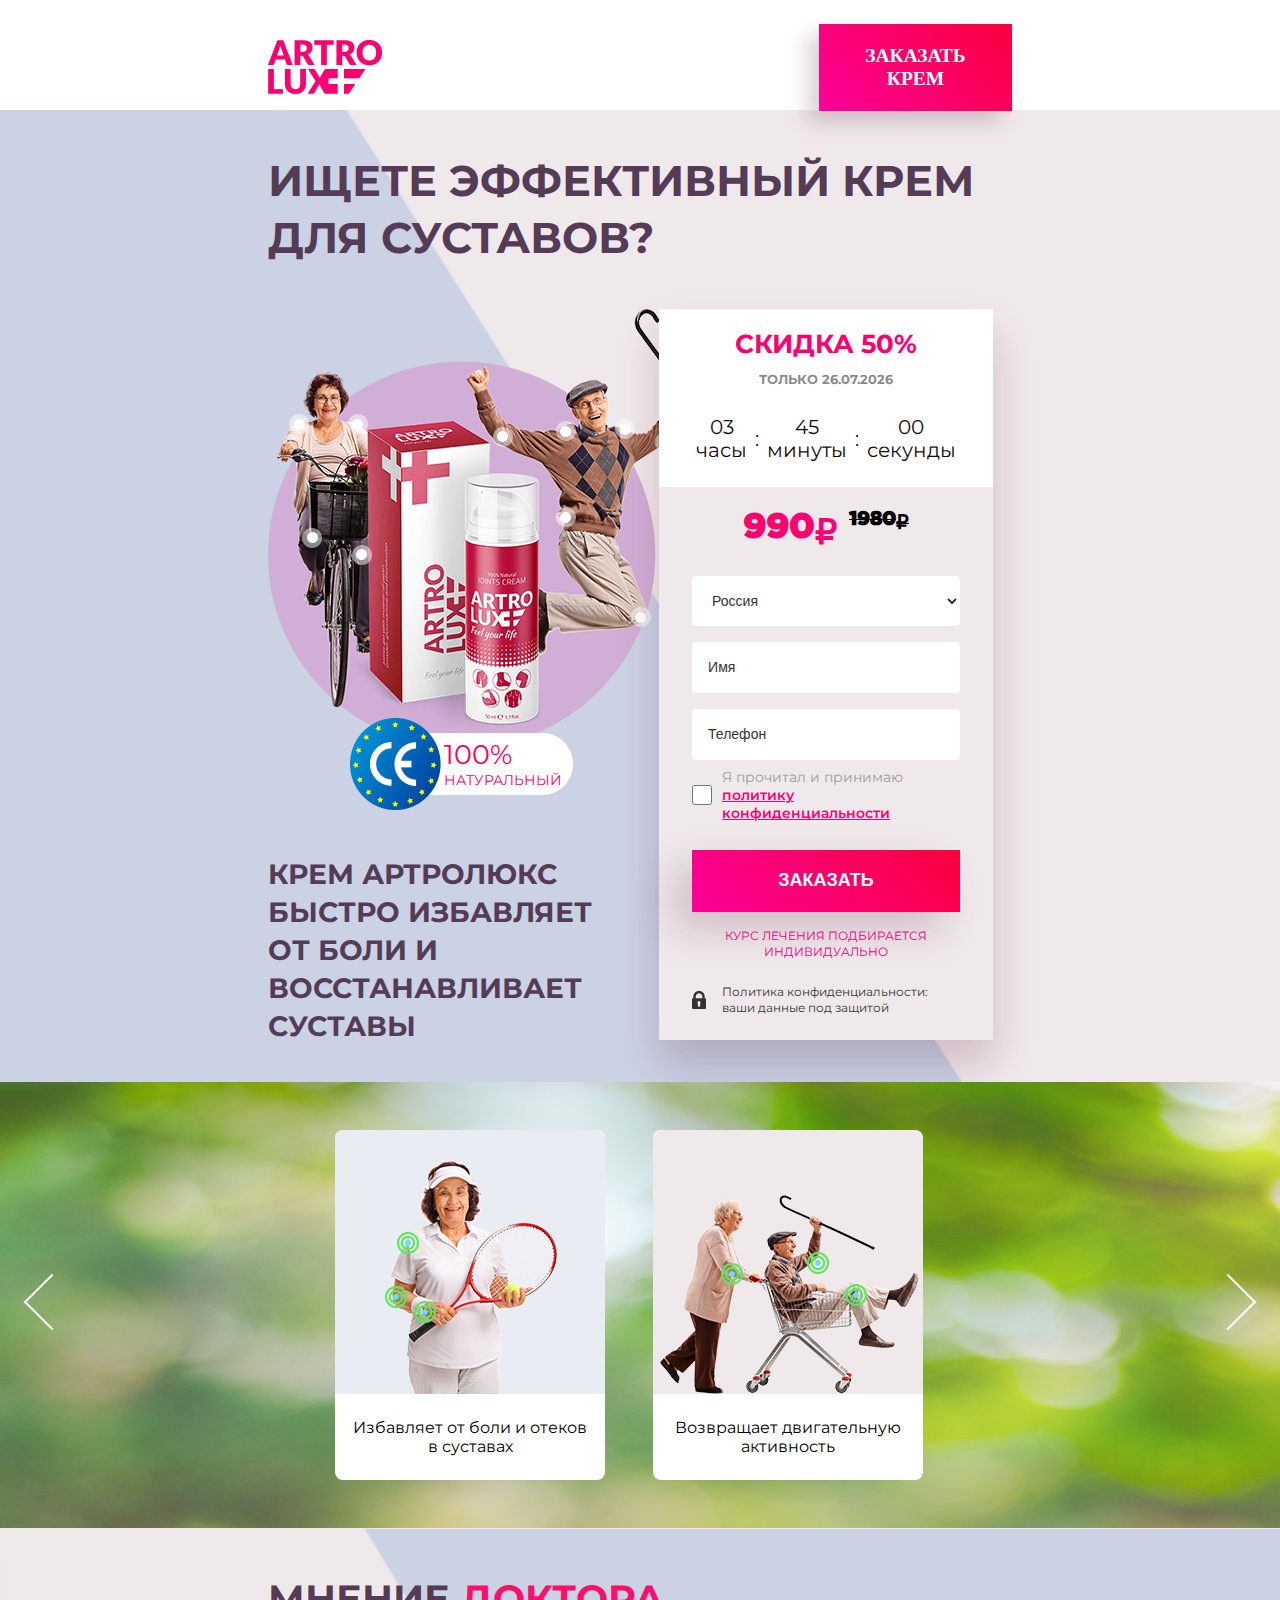
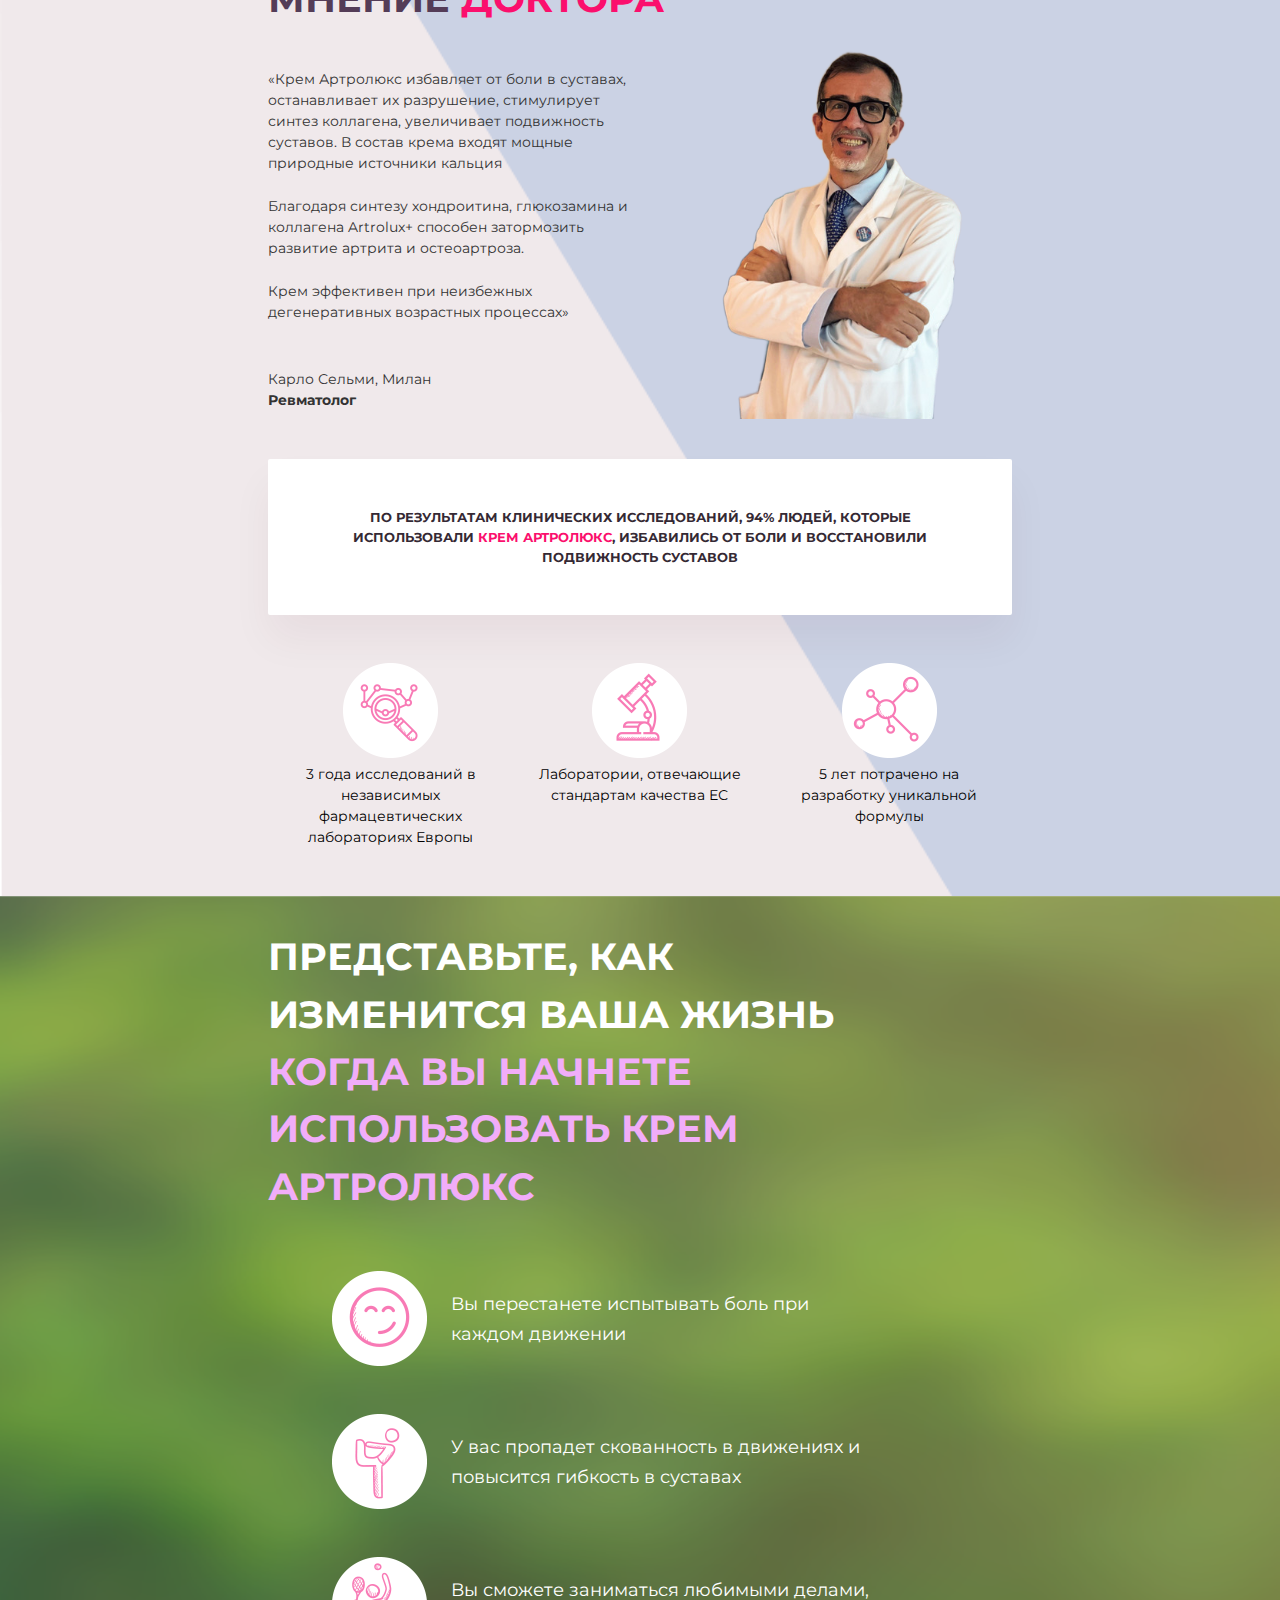
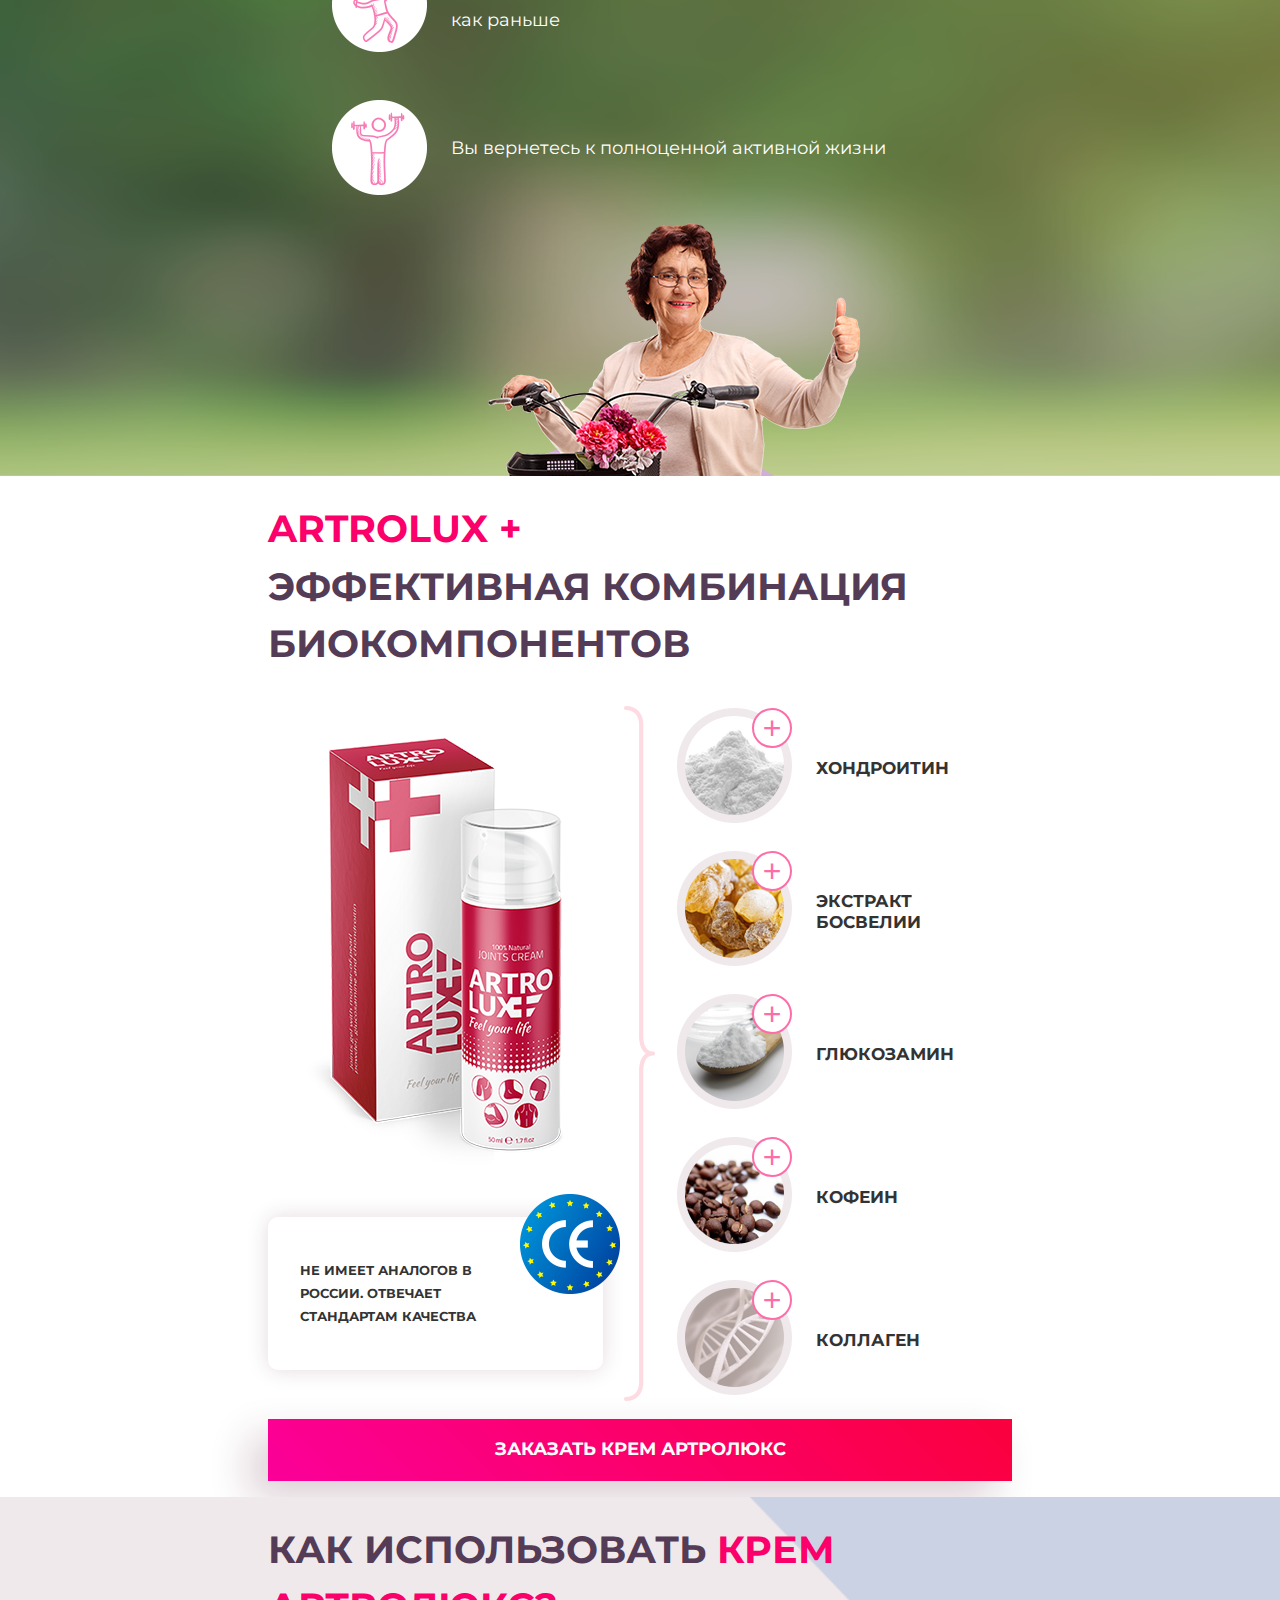
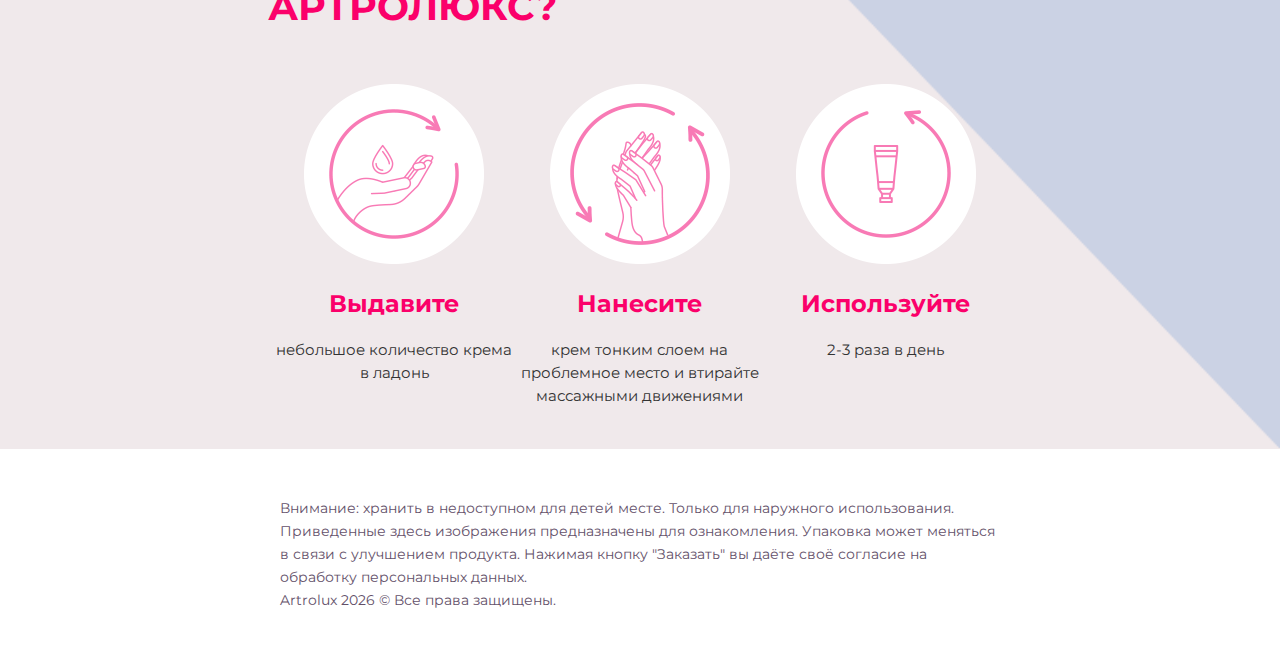
<file: index.html>
<!DOCTYPE html>
<html data-offer_id="246" lang="ru">

<head>
  <meta charset="UTF-8" />
  <meta name="viewport" content="width=device-width, initial-scale=1.0" />
  <meta http-equiv="X-UA-Compatible" content="ie=edge" />
	<meta name="google-site-verification" content="h78SbMRCb7SWGRSOSNIIPHsItN3x_-7C3CLH_t-aANc" />
	<meta name="yandex-verification" content="2603d9b52dd66dc6" />
  <meta name="keywords" content="артролюкс, artrolux, эффективный крем для суставов">
  <meta name="description" content="Эффективный крем для суставов. Крем Артролюкс был создан для ухода за суставами, он быстро снимает боль и уменьшает воспаление. Полезен также при ушибах и растяжениях">
  <title>Артролюкс. Эффективный крем для суставов</title>
  <link rel="shortcut icon" type="image/png" href="img/a-favicon.png" sizes="16x16">
  <link href="https://fonts.googleapis.com/css?family=Montserrat:700&display=swap" rel="stylesheet" />
  <link href="https://fonts.googleapis.com/css?family=Open+Sans:400,400i,600,600i,700,700i&display=swap"
    rel="stylesheet">
  <link href="./css/all.min.css" rel="stylesheet" />
</head>

<body>
  <!-- HEADER -->
  <header class="header">
    <div class="container ">
      <div class="header-container">
        <img class="header-logo" src="./img/logo.png" alt="Product logotype" />
				<a href="#form" class="btn-header-buy">Заказать крем</a>
      </div>
    </div>
  </header>

  <!-- MAIN -->
  <main class="main">
    <!-- ITEM 1 -->
    <section class="item1">
      <!-- block1 -->
      <div class="block1">
        <div class="container2">
          <h1 class="item1-title">Ищете эффективный крем для суставов?</h1>
          <div class="item-ctx-container">
            <!-- Left side -->
            <div class="item1-item item1-item-container left ">
              <div class="item-img-block">
                <img class="item-img-product" src="./img/Image-product.png" alt="Product image" />
                <img class="pulsar" src="./img/pulsar.png" alt="image pulsar animation" />
                <div class="item-img-country-container">
                  <img class="item-img-country" src="./img/ES Icon.png" alt="Product sertification" />
                  <div class="item-img-country-text">
                    <span class="percent">100% <br /></span> натуральный
                  </div>
                </div>
              </div>
              <h2 class="item1-subtitle1">
                Крем Артролюкс быстро избавляет от боли и восстанавливает суставы
              </h2>
            </div>
            <!-- Right side -->
            <div class="item1-item item1-item-container2 right" id="form">
              <div class="right-block">
                <div class="time-block">
                  <h1 class="item1-subtitle2 wv_discount">Скидка <span class="wv_discount">50%</span></h1>
                  <h4 class="item1-subtitle3">
                    Только <span class="date-now"></span>
                  </h4>
                  <div class="time-remain">
                    <div>
                      <span class="hour"></span>
                      <span><br />часы</span>
                    </div>
                    <div class="two-points">:</div>
                    <div>
                      <span class="minutes"></span><span><br />минуты</span>
                    </div>
                    <div class="two-points">:</div>
                    <div>
                      <span class="seconds"></span><span><br />секунды</span>
                    </div>
                  </div>
                </div>
                <div class="form-block">
                  <h1 class="item1-title-price">
										<span class="wv_new-price">990</span>
                    <span class="wv_currency">&#8381;</span>
                    <div class="price">
											<span class="old-price wv_old-price">1980
												<span class="wv_currency">&#8381;</span>
											</span>
                    </div>
                  </h1>
                  <form class="form wv_order-form" name="form" action="https://www.artrolux.online/order.php" method="GET">
                    <select id="country" class="form-select country_select" name="country">
                      <option value="RU">Россия</option>
                    </select>
                    <input class="form-input wv_name" name="name" placeholder="Имя" type="text" required />
                    <input class="form-input wv_phone" name="phone" placeholder="Телефон" type="tel" required />
										<label class="form-checkbox">
											<input name="agree" type="checkbox" required>
											<div class="form-checkbox-text">Я прочитал и принимаю <a class="form-checkbox-link js-noscroll"
													href="document/Политика обработки пер.данных.pdf" target="blank">политику конфиденциальности</a></div>
										</label>
			
										
										<input name="ym" type="hidden" class="" value="default">
                    <input name="utm_source" type="hidden" class="">
                    <input name="utm_medium" type="hidden" class="">
                    <input name="utm_campaign" type="hidden" class="">
                    <input name="utm_content" type="hidden" class="">
                    <input name="utm_term" type="hidden" class="">
                    <input name="referer" type="hidden" class="" value="default">
                    <input name="guid" type="hidden" class="">
                    <input name="first_guid" type="hidden" class="">
                    <input name="landing_id" type="hidden" class="" value="7981">
                    <input name="prelanding_id" type="hidden" class="">
                    <input name="offer_id" type="hidden" class="" value="246">
                    <input name="url" type="hidden" class="">
										<input name="shopwindow_id" type="hidden" class="">
                    <input name="cookie_enabled" type="hidden" class="">

                    <button class="btn-form-buy">Заказать</button>
                  </form>
                  <p class="price-ref1">Курс лечения подбирается индивидуально</p>
                  <div class="price-ref2">
                    <img src="./img/castle icon.png" alt="privacy icon" />
                    <p>
                      Политика конфиденциальности: ваши данные под защитой
                    </p>
                  </div>
                </div>
              </div>
            </div>
          </div>
        </div>
      </div>
      <!-- block2 -->
      <div class="block2">
        <div class="container">
          <div class="slider">
            <div class="slider-container">
              <div class="slide">
                <img class="slide-img" src="./img/slide-img-25.png" alt="Slide image" />
                <p class="slide-text">
                  Избавляет от боли и отеков в суставах
                </p>
                <p class="click-show-text">Обладает мощным противовоспалительным эффектом благодаря
                  хондроитину
                </p>
              </div>
              <div class="slide">
                <img class="slide-img" src="./img/slide-img-28.png" alt="Slide image" />
                <p class="slide-text">
                  Возвращает двигательную активность
                </p>
                <p class="click-show-text">Улучшает подвижность суставов за счет коллагена </p>
              </div>
              <div class="slide">
                <img class="slide-img" src="./img/slide-img-22.png" alt="Slide image" />
                <p class="slide-text">
                  Укрепляет суставы, хрящи и мышцы
                </p>
                <p class="click-show-text">
                  Глюкозамин делает суставы, хрящи и мышцы более прочными
                </p>
              </div>
              <div class="slide">
                <img class="slide-img" src="./img/slide-img-19.png" alt="Slide image" />
                <p class="slide-text">
                  Помогает при артрите и артрозе
                </p>
                <p class="click-show-text">
                  Комплекс мощных природных компонентов эффективно помогает при артрите и артрозе
                </p>
              </div>
            </div>
            <div class="slide-btn-container">
              <div class="slide-btn-prev"></div>
              <div class="slide-btn-next"></div>
            </div>
          </div>
        </div>
      </div>
    </section>

    <!-- ITEM 2 -->
    <section class="item2">
      <div class="container">
        <h1 class="item2-title">Мнение <span>доктора</span></h1>
        <div class="item-ctx-container">
          <div class="item2-item left">
            <p class="item2-text">
              «Крем Артролюкс избавляет от боли в суставах, останавливает их
              разрушение, стимулирует синтез коллагена, увеличивает
              подвижность суставов. В состав крема входят мощные природные
              источники кальция
            </p>
            <p class="item2-text">
              Благодаря синтезу хондроитина, глюкозамина и коллагена Artrolux+
              способен затормозить развитие артрита и остеоартроза.
            </p>
            <p class="item2-text">
              Крем эффективен при неизбежных дегенеративных возрастных
              процессах»
            </p>
            <p class="item2-text padding-top-24">
              Карло Сельми, Милан
              <span><br />
                Ревматолог
              </span>
            </p>
          </div>
          <div class="item2-item right">
            <img src="./img/Carlo Selmi.png" class="mudak" alt="Photo of expert" />
          </div>
        </div>
        <div class="item2-statment">
          По результатам клинических исследований, 94% людей, которые
          использовали <span>Крем Артролюкс</span>, избавились от боли и
          восстановили подвижность суставов
        </div>
        <div class="item2-card-container">
          <div class="item2-card">
            <img src="./img/Icon-1.png" alt="Icon of card" />
            <p>
              3 года исследований в независимых фармацевтических лабораториях
              Европы
            </p>
          </div>
          <div class="item2-card">
            <img src="./img/Icon-2.png" alt="Icon of card" />
            <p>
              Лаборатории, отвечающие стандартам качества ЕС
            </p>
          </div>
          <div class="item2-card">
            <img src="./img/Icon-3.png" alt="Icon of card" />
            <p>
              5 лет потрачено на разработку уникальной формулы
            </p>
          </div>
        </div>
      </div>
    </section>

    <!-- ITEM 3 -->
    <section class="item3">
      <div class="container">
        <h1 class="item3-title">
          Представьте, как изменится ваша жизнь
          <span> когда Вы начнете использовать крем Артролюкс</span>
        </h1>
        <div class="column-container">
          <div class="row-container item3-card">
            <img src="./img/Icon-4.png" alt="Icon of card" />
            <p>Вы перестанете испытывать боль при каждом движении</p>
          </div>
          <div class="row-container item3-card">
            <img src="./img/Icon-5.png" alt="Icon of card" />
            <p>
              У вас пропадет скованность в движениях и повысится гибкость в
              суставах
            </p>
          </div>
          <div class="row-container item3-card">
            <img src="./img/Icon-6.png" alt="Icon of card" />
            <p>Вы сможете заниматься любимыми делами, как раньше</p>
          </div>
          <div class="row-container item3-card">
            <img src="./img/Icon-7.png" alt="Icon of card" />
            <p>Вы вернетесь к полноценной активной жизни</p>
          </div>
        </div>
        <img class="item3-img" src="./img/granny-image.png" alt="Photo of grandmom" />
      </div>
    </section>

    <!-- ITEM 4 -->
    <section class="item4">
      <div class="container">
        <h1 class="item4-title">
          <span> Artrolux + <br /></span>
          Эффективная комбинация биокомпонентов
        </h1>
        <div class="item4-container">
          <div class="item4-content-left">
            <img class="item4-product-img" src="./img/Image-product-2.png" alt="Product image" />
            <div class="item4-title-standart">
              Не имеет аналогов в России. Отвечает стандартам качества 
              <img class="eu-standart-icon" src="./img/CE-Icon.png" alt="EU standart image" />
            </div>
          </div>
          <div class="item4-content-middle">
            <img class="item4-middle-img" src="./img/in-all.png" alt="additional image" />
            <img class="item4-middle-img-mobile" src="./img/in-all-mobile.png" alt="additional image" />
          </div>
          <div class="column-container item4-content-right">
            <div class="row-container item4-card">
              <div class="item4-card-image">
                <img class="item4-card-img" src="./img/hondroitin-image.png" alt="Ingradiant image" />
                <div class="item4-card-icon">
                  +
                </div>
                <p class="item4-card-text">
                  Тормозит процессы разрушения хрящевой ткани. Участвует в
                  построении основного вещества хрящевой и костной ткани.
                  Увеличивает подвижность пораженных суставов. Снижает потерю
                  кальция, тормозит прогрессирование остеоартроза. Уменьшает
                  болезненность суставов.
                </p>
              </div>
              <h4 class="item4-card-title">Хондроитин</h4>
            </div>
            <div class="row-container item4-card">
              <div class="item4-card-image">
                <img class="item4-card-img" src="./img/bosvel-image.png" alt="Ingradiant image" />
                <div class="item4-card-icon">
                  +
                </div>
                <p class="item4-card-text">
                  Замедляет разрушение суставного хряща. Обладает мощным
                  противовоспалительным и обезболивающим эффектом. Ускоряет
                  восстановление хрящевой ткани, уменьшает отечность.
                </p>
              </div>
              <h4 class="item4-card-title">Экстракт Босвелии</h4>
            </div>
            <div class="row-container item4-card">
              <div class="item4-card-image">
                <img class="item4-card-img" src="./img/glucoza-image.png" alt="Ingradiant image" />
                <div class="item4-card-icon">
                  +
                </div>
                <p class="item4-card-text">
                  Способствует регенерации поврежденных тканей. Участвует в
                  формировании хрящей, сухожилий, связок. Стимулирует синтез
                  коллагена. Оказывает противовоспалительное действие.
                  
                </p>
              </div>
              <h4 class="item4-card-title">Глюкозамин</h4>
            </div>
            <div class="row-container item4-card">
              <div class="item4-card-image">
                <img class="item4-card-img" src="./img/coffee-image.png" alt="Ingradiant image" />
                <div class="item4-card-icon">
                  +
                </div>
                <p class="item4-card-text">
                  Исследования показали, что кофеин уменьшает острую боль в
                  суставах, может задержать или предотвратить ревматоидный
                  артрит. Обладает противовоспалительным действием.
                </p>
              </div>
              <h4 class="item4-card-title">Кофеин</h4>

            </div>
            <div class="row-container item4-card">
              <div class="item4-card-image">
                <img class="item4-card-img" src="./img/collegan-image.png" alt="Ingradiant image" />
                <div class="item4-card-icon">
                  +
                </div>
                <p class="item4-card-text">
                  Основной белок соединительной ткани. Являясь основой суставов,
                  сухожилий, костей, хрящей, коллаген защищает и восстанавливает
                  их изнутри. Он необходим для эластичности и прочности связок,
                  полноценного функционирования суставов.
                </p>
              </div>
              <h4 class="item4-card-title">Коллаген</h4>

            </div>
          </div>
        </div>
					<a href="#form" class="btn-form-buy">Заказать крем Артролюкс</a>
      </div>
    </section>
    <!-- ITEM 5 -->
    <section class="item5">
      <div class="container">
        <h1 class="item4-title">
          Как использовать
          <span> крем Артролюкс?<br /></span>
        </h1>
        <div class="item5-card-container">
          <div class="item5-card">
            <img class="item5card-img" src="./img/icon-8.png" alt="Icon of card" />
            <h4 class="item5-card-title">Выдавите </h4>
            <p class="item5-card-text">небольшое количество крема в ладонь</p>
          </div>
          <div class="item5-card">
            <img class="item5card-img" src="./img/icon-9.png" alt="Icon of card" />
            <h4 class="item5-card-title">Нанесите</h4>
            <p class="item5-card-text">
              крем тонким слоем на проблемное место и втирайте
              массажными движениями
            </p>
          </div>
          <div class="item5-card">
            <img class="item5card-img" src="./img/icon-10.png" alt="Icon of card" />
            <h4 class="item5-card-title">Используйте</h4>
            <p class="item5-card-text">2-3 раза в день</p>
          </div>
        </div>
      </div>
    </section>
    <!-- FOOTER -->
    <footer class="footer">
      <div class="container footer-content">
        Внимание: хранить в недоступном для детей месте. Только для наружного использования. Приведенные здесь изображения предназначены для ознакомления. Упаковка может меняться в связи с улучшением продукта.
        Нажимая кнопку "Заказать" вы даёте своё согласие на обработку персональных данных.
        <br>
        Artrolux <span class="copyright-year"></span> &copy;  Все права защищены.
      </div>
    </footer>
  </main>

  <!-- SCRIPTS -->
  <script src="./js/custom.min.js"></script>
  <script src="./js/form-validator.js"></script>
  
  <!-- Yandex.Metrika counter --> <script type="text/javascript" > (function(m,e,t,r,i,k,a){m[i]=m[i]||function(){(m[i].a=m[i].a||[]).push(arguments)}; m[i].l=1*new Date(); for (var j = 0; j < document.scripts.length; j++) {if (document.scripts[j].src === r) { return; }} k=e.createElement(t),a=e.getElementsByTagName(t)[0],k.async=1,k.src=r,a.parentNode.insertBefore(k,a)}) (window, document, "script", "https://mc.yandex.ru/metrika/tag.js", "ym"); ym(92586356, "init", { clickmap:true, trackLinks:true, accurateTrackBounce:true, webvisor:true }); </script> <noscript><div><img src="https://mc.yandex.ru/watch/92586356" style="position:absolute; left:-9999px;" alt="" /></div></noscript> <!-- /Yandex.Metrika counter -->
</body>

</html>
</file>
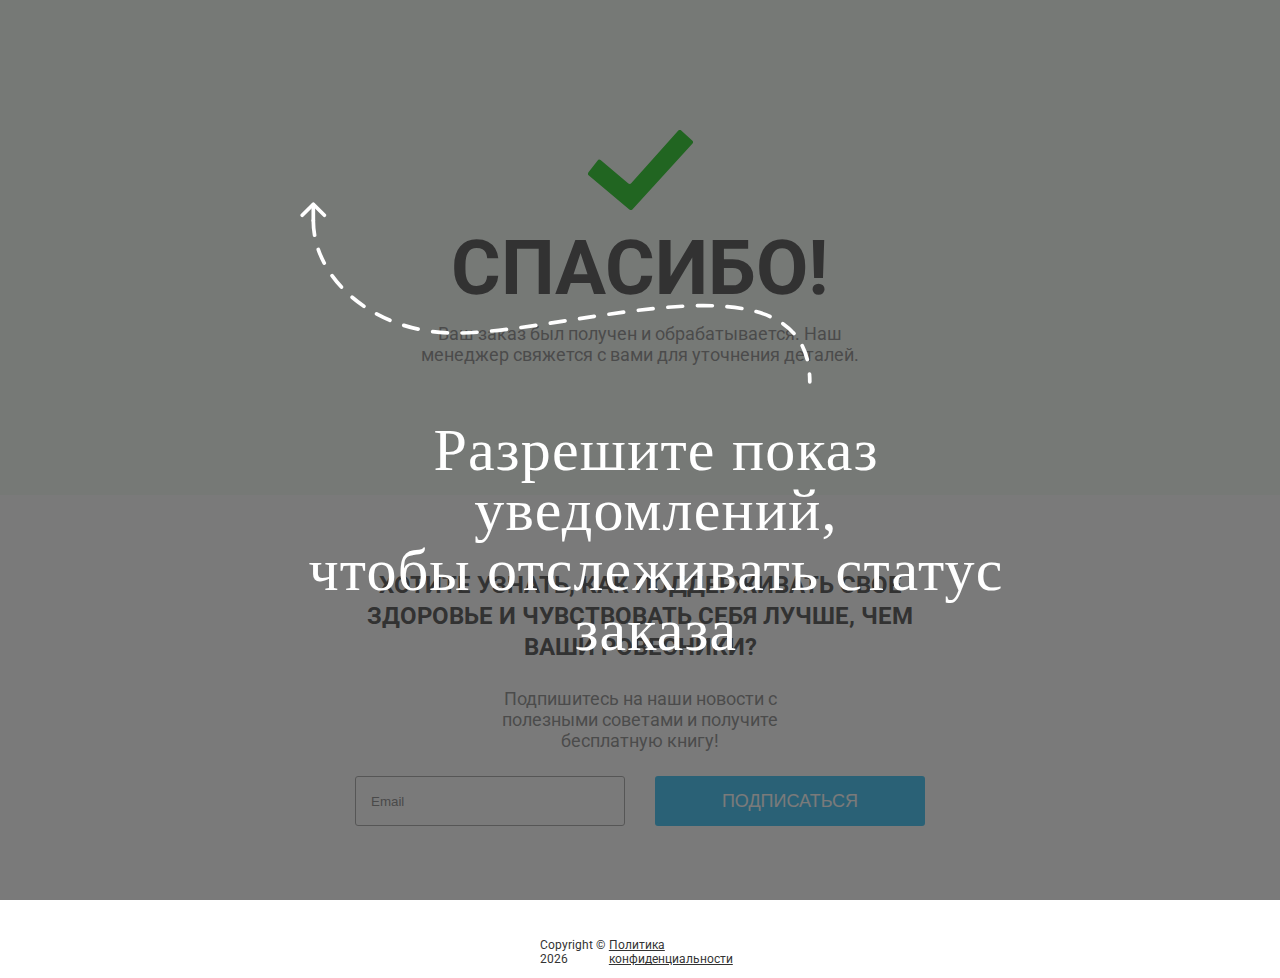
<file: success.html>
<!doctype html>
<html data-landing_id="7981" data-offer_id="246" data-page_type="success">
<head>
    <meta charset="UTF-8">
    <meta name="viewport" content="width=device-width, user-scalable=no, initial-scale=1.0, maximum-scale=1.0, minimum-scale=1.0">
    <meta http-equiv="X-UA-Compatible" content="ie=edge">
    <title>Спасибо!</title>
		<link rel="shortcut icon" type="image/png" href="https://minio.cdnwv.com/cdnwv/success/image/thank-favicon.svg">
    <style>
        @import url('https://fonts.googleapis.com/css?family=Roboto:400,700&subset=cyrillic,greek');

        body {
            font-family: Roboto, Arial, Helvetica, sans-serif;
            margin: 0;
            padding: 0;
        }

        .ss-wrap {

        }

        .ss-thank-sec {
            background-color: #f4fbf4;
            padding: 130px 0;
        }

        .ss-thank-wrap {
            margin: 0 auto;
            max-width: 465px;
            text-align: center;
        }

        .ss-thank-ico {
            width: 105px;
        }

        .ss-title {
            font-size: 76px;
            color: #333333;
            text-transform: uppercase;
            margin: 24px 0;
            line-height: 0.8;
            font-weight: 700;
        }

        .ss-pretitle {
            font-size: 18px;
            color: #7a7a7a;
            margin: 0;
        }

        .ss-form-sec {
            display: -webkit-box;
            display: -ms-flexbox;
            display: flex;
            -webkit-box-orient: vertical;
            -webkit-box-direction: normal;
            -ms-flex-direction: column;
            flex-direction: column;
            -webkit-box-align: center;
            -ms-flex-align: center;
            align-items: center;
            text-align: center;
            padding: 75px 0;
            max-width: 600px;
            margin: 0 auto;
        }

        .ss-title--md {
            margin: 0;
            font-size: 24px;
            text-transform: uppercase;
            line-height: 1.3;
            font-weight: 700;
            color: #333333;
        }

        .ss-form-sec .ss-pretitle {
            margin: 25px 0;
            max-width: 320px;
        }

        .ss-form {
            display: -webkit-box;
            display: -ms-flexbox;
            display: flex;
            -webkit-box-align: center;
            -ms-flex-align: center;
            align-items: center;
            -webkit-box-pack: justify;
            -ms-flex-pack: justify;
            justify-content: space-between;
            width: 570px;
        }

        .ss-input:focus {
            border-color: #333333;
        }

        .ss-input {
            border: 1px solid #999999;
            height: 50px;
            padding: 0 15px;
            -webkit-box-sizing: border-box;
            box-sizing: border-box;
            width: 270px;
            border-radius: 3px;
        }

        .ss-btn {
            height: 50px;
            padding: 0;
            border: none;
            width: 270px;
            border-radius: 3px;
            text-align: center;
            color: #ffffff;
            font-size: 18px;
            text-transform: uppercase;
            background-color: #1cb8f2;
            cursor: pointer;
            -webkit-transition: 0.3s ease;
            -o-transition: 0.3s ease;
            transition: 0.3s ease;
        }

        .ss-btn:hover {
            background-color: #2ac7fd;
            letter-spacing: 1px;
        }

        .ss-btn:active, .ss-btn:focus {
            background-color: #18a2d4;
        }

        .ss-footer {
            margin-top: 25px;
        }

        .ss-footer-content {
            display: -webkit-box;
            display: -ms-flexbox;
            display: flex;
            -webkit-box-align: center;
            -ms-flex-align: center;
            align-items: center;
            -webkit-box-pack: justify;
            -ms-flex-pack: justify;
            justify-content: space-between;
            margin: 0 auto;
            max-width: 200px;
        }

        .ss-text--xs {
            font-size: 12px;
            color: #333333;
        }

        .ss-btn.ss-btn-confirmed {
            width: 100%;
            background-color: #7ca774;
            cursor: default;
            letter-spacing: 0;
            text-transform: none;
        }

        .ss-btn.ss-btn-declined:hover {
            background: #7ca774;
        }

        .ss-btn.ss-btn-declined {
            width: 100%;
            background-color: #9d7b79;
            cursor: default;
            letter-spacing: 0;
            text-transform: none;
        }

        .ss-btn.ss-btn-declined:hover {
            background-color: #9d7b79;
        }

        /*----------POPUP---------------*/
        .ss-overlay {
            position: fixed;
            top: 0;
            bottom: 0;
            left: 0;
            right: 0;
            background: rgba(0, 0, 0, 0.7);
            -webkit-transition: opacity 500ms;
            -o-transition: opacity 500ms;
            transition: opacity 500ms;
            visibility: hidden;
            opacity: 0;
        }

        .ss-overlay:target {
            visibility: visible;
            opacity: 1;
        }

        .ss-popup {
            margin: 70px auto;
            padding: 20px;
            background: #ffffff;
            border-radius: 5px;
            width: 50%;
            position: relative;
            -webkit-transition: all 5s ease-in-out;
            -o-transition: all 5s ease-in-out;
            transition: all 5s ease-in-out;
        }

        .ss-popup h2 {
            margin-top: 0;
            color: #333333;
            font-family: Tahoma, Arial, sans-serif;
        }

        .ss-popup .ss-close {
            position: absolute;
            top: 20px;
            right: 30px;
            -webkit-transition: all 200ms;
            -o-transition: all 200ms;
            transition: all 200ms;
            font-size: 30px;
            font-weight: bold;
            text-decoration: none;
            color: #333333;
        }

        .ss-popup .ss-close:hover {
            color: #06d85f;
        }

        .ss-popup .ss-popupcontent {
            max-height: 30%;
            overflow: auto;
        }

        .push-overlay {
            display: none;
        }

        @media screen and (max-width: 700px) {
            .ss-popup {
                width: 70%;
            }
        }

        /*----------------------------------*/

        @media screen and (max-width: 768px) {
            .ss-thank-sec {
                padding: 60px 0;
            }

            .ss-thank-ico {
                width: 80px;
            }

            .ss-form-sec {
                max-width: 460px;
                padding: 25px 0;
            }

            .ss-form {
                -webkit-box-orient: vertical;
                -webkit-box-direction: normal;
                -ms-flex-direction: column;
                flex-direction: column;
                height: 100px;
                width: 70%;
            }

            .ss-input, .ss-input-label, .ss-btn {
                height: 45px;
                width: 100%;
            }

            .ss-title {
                font-size: 56px;
            }

            .ss-pretitle {
                font-size: 14px;
            }

            .ss-title--md {
                font-size: 18px;
            }

            .ss-footer {
                margin-top: 10px;
            }
        }

        @media screen and (max-width: 520px) {
            .ss-thank-sec, .ss-form-sec {
                padding-left: 25px;
                padding-right: 25px;
            }

            .ss-title {
                font-size: 32px;
            }

            .ss-form {
                width: 100%;
            }

            .ss-footer-content {
                -webkit-box-orient: vertical;
                -webkit-box-direction: normal;
                -ms-flex-direction: column;
                flex-direction: column;
            }

            .ss-copyright {
                -webkit-box-ordinal-group: 2;
                -ms-flex-order: 1;
                order: 1;
            }

        }

        @media screen and (min-height: 500px) and (max-height: 760px) and (min-width: 1200px) {
            .ss-thank-sec {
                padding: 40px 0;
            }

            .ss-thank-ico {
                width: 80px;
            }

            .ss-form-sec {
                padding: 25px 0;
            }

            .ss-title {
                font-size: 56px;
            }

            .ss-pretitle {
                font-size: 14px;
            }

            .ss-title--md {
                font-size: 18px;
            }

            .ss-footer {
                margin-top: 10px;
            }
        }

        @media screen and (max-height: 690px) {
            .ss-thank-sec {
                padding-top: 20px;
                padding-bottom: 20px;
            }

            .ss-title {
                margin-top: 15px;
                margin-bottom: 15px;
            }

            .ss-form-sec {
                padding-top: 15px;
                padding-bottom: 15px;
            }

            .ss-form-sec .ss-pretitle {
                margin-top: 20px;
                margin-bottom: 20px;
            }
        }
        @media screen and (min-width: 1200px) {
            .push-overlay {
                position: fixed;
                background: rgba(51,51,51,0.65);
                top: 0;
                left: 0;
                bottom: 0;
                right: 0;
                display: block;
                visibility: hidden;
                -webkit-transition: all 0.3s ease-in-out;
                -o-transition: all 0.3s ease-in-out;
                transition: all 0.3s ease-in-out;
            }
            .push-overlay.showing {
                visibility: visible;
                -webkit-transition: all 0.3s ease-in-out;
                -o-transition: all 0.3s ease-in-out;
                transition: all 0.3s ease-in-out;
            }
            .push-overlay svg {
                width: 40vw;
            }
            .push-overlay_wrap {
                position: absolute;
                top: 200%;
                left: 300px;
                -webkit-transition: all 0.5s ease-in-out;
                -o-transition: all 0.5s ease-in-out;
                transition: all 0.5s ease-in-out;
            }
            .showing .push-overlay_wrap {
                top: 170px;
                -webkit-transition: all 0.5s ease-in-out;
                -o-transition: all 0.5s ease-in-out;
                transition: all 0.5s ease-in-out;
            }
            .push-overlay_content {
                position: relative;
            }
            .push-overlay_text {
                font-family: 'Chilanka', cursive;
                color: #ffffff;
                font-size: 60px;
                line-height: 60px;
                letter-spacing: 0.02em;
                text-align: center;
                position: absolute;
                right: -200px;
            }
        }
        @media screen and (min-width: 3400px) {
            .push-overlay_text {
                right: 0;
            }
        }
    </style>
</head>
<body>

<div class="ss-wrap">
    <div class="ss-thank-sec">
        <div class="ss-thank-wrap">
            <img src="img/ss-thank-ico.svg" alt="thanks" class="ss-thank-ico">
            <h1 class="ss-title">Спасибо!</h1>
            <p class="ss-pretitle">Ваш заказ был получен и обрабатывается.
            Наш менеджер свяжется с вами для уточнения деталей.</p>
        </div>
    </div>

    <div class="ss-form-sec">
        <h2 class="ss-title--md">Хотите узнать, как поддерживать свое здоровье и чувствовать себя лучше, чем ваши ровесники?</h2>
        <p class="ss-pretitle">Подпишитесь на наши новости с полезными советами и получите бесплатную книгу!
          </p>
        <form action="order.php" class="ss-form" method="post">
            <label class="ss-input-label">
                <input type="email" class="ss-input" placeholder="Email" name="email" required>
            </label>
            <input name="guid" type="hidden" class="">
            <input name="first_guid" type="hidden" class="">
            <input name="lead_guid" type="hidden" class="">
            <button type="submit" class="ss-btn">
                Подписаться
            </button>
        </form>
    </div>
    <div class="ss-footer">
        <div class="ss-footer-content">
            <p class="ss-text--xs ss-copyright">Copyright ©
                <script type="text/javascript">var mdate = new Date();
                document.write(mdate.getFullYear());</script>
            </p>
            <a href="https://minio.cdnwv.com/cdnwv/document/terms_offer_en.pdf" target="_blank" class="ss-text--xs ss-policy">Политика конфиденциальности</a>
        </div>
    </div>
</div>

<div id="ss-popup" class="ss-overlay">
    <div class="ss-popup">
        <h2>Here i am</h2>
        <a class="ss-close" href="#">&times;</a>
        <div class="ss-popup-content">
            Спасибо за попап, но я закончил поэтому можно закрыть окно.
        </div>
    </div>
</div>

<div id="push-overlay" class="push-overlay showing">
    <div class="push-overlay_wrap">
        <div class="push-overlay_content">
            <div class="push-overlay_arrow">
                <svg width="692" height="246" viewBox="0 0 692 246" fill="none" xmlns="http://www.w3.org/2000/svg">
                    <path d="M18 25C18 105.025 101.562 177.166 209.142 177.166C370.262 177.166 689 59.6908 689 243" stroke="white" stroke-width="5" stroke-miterlimit="3.8637" stroke-linecap="round" stroke-dasharray="20 20"/>
                    <path d="M18 4L18 25" stroke="white" stroke-width="5" stroke-linecap="round" stroke-linejoin="round"/>
                    <path d="M1.23223 16.2322C0.255922 17.2085 0.255922 18.7915 1.23223 19.7678C2.20854 20.7441 3.79146 20.7441 4.76777 19.7678L1.23223 16.2322ZM18 3L19.7678 1.23223C18.7915 0.255922 17.2085 0.255922 16.2322 1.23223L18 3ZM31.2322 19.7678C32.2085 20.7441 33.7915 20.7441 34.7678 19.7678C35.7441 18.7915 35.7441 17.2085 34.7678 16.2322L31.2322 19.7678ZM4.76777 19.7678L19.7678 4.76777L16.2322 1.23223L1.23223 16.2322L4.76777 19.7678ZM16.2322 4.76777L31.2322 19.7678L34.7678 16.2322L19.7678 1.23223L16.2322 4.76777Z" fill="white"/>
                </svg>
            </div>
            <div class="push-overlay_text">
                Разрешите показ уведомлений,<br>чтобы отслеживать статус заказа
            </div>
        </div>
    </div>
</div>

<script>
    (function () {
        "use strict";
        var form = document.querySelector('.ss-form');
        form.addEventListener('submit', function (e) {
            e.preventDefault();
            var xhr = new XMLHttpRequest();
            xhr.open (form.method, form.action, true);
            xhr.send (new FormData (form));

            xhr.onreadystatechange = function () {
                if (xhr.readyState == 4 && xhr.status == 200) {
                    var answer = JSON.parse(xhr.responseText);
                    var input = form.querySelector('.ss-input-label');
                    var btn = form.querySelector('.ss-btn');
                    input.hidden = true;
                    btn.disabled = true;
                    if (answer['success']) {
                        btn.classList.add('ss-btn-confirmed');
                        btn.textContent = 'Thanks for subscribe!';
                    } else {
                        btn.classList.add('ss-btn-declined');
                        btn.textContent = 'Something went wrong...';
                    }
                }
            };
        });
    })();
</script>

<script>
    (function () {
        "use strict";
        var pushOverlay = document.getElementById("push-overlay");

        setTimeout(function() {
            pushOverlay.classList.remove("showing");
        }, 5000)

        document.addEventListener('mousemove', trackPosition);
        function trackPosition() {
            var e = window.event;
            var yPosition = e.clientY;
            var xPosition = e.clientX;
            if (yPosition <= 125 && xPosition <= 654) {
                pushOverlay.classList.remove("showing");
            }           
        }
    })();
</script>



</body>
</html>
</file>
<file: css/all.min.css>
* {
	-webkit-box-sizing: border-box;
	box-sizing: border-box;
	outline: 0
}

*,.body {
	margin: 0;
	padding: 0
}

html {
	scroll-behavior: smooth;
}

.body {
	font-family: Montserrat,sans-serif
}

.mudak {
	height: 400px;
	width: auto;
	margin-top: -50px;
}

.container,.container-fluid,.container2 {
	margin: 0 auto;
	padding: 0 12px;
	width: 768px
}

.header {
	background: #fff;
	position: -webkit-sticky;
	position: sticky;
	top: 0;
	z-index: 2;
	width: 100%;
	height: 110px;
	margin: 0 auto;
	z-index: 1
}

.header-container {
	display: -webkit-box;
	display: -ms-flexbox;
	display: flex;
	-webkit-box-pack: justify;
	-ms-flex-pack: justify;
	justify-content: space-between;
	-webkit-box-align: center;
	-ms-flex-align: center;
	align-items: center;
	padding: 24px 0
}

.btn-header-buy {
	background: -webkit-linear-gradient(45deg,#fb0099,#fb003d);
	background: -o-linear-gradient(45deg,#fb0099 0,#fb003d 100%);
	background: linear-gradient(45deg,#fb0099,#fb003d);
	border: transparent;
	-webkit-box-shadow: -10.607px 10.607px 20px 0 rgba(79,16,46,.2);
	box-shadow: -10.607px 10.607px 20px 0 rgba(79,16,46,.2);
	width: 193px;
	/* height: 54px; */
	font-size: 19.444px;
	color: #fff;
	font-weight: 700;
	text-transform: uppercase;
	line-height: 1.2;
	text-align: center;
	cursor: pointer;
	text-decoration: none;
	padding: 20px;
}

.btn-a-form {
	text-decoration: none;
	/* color: inherit; */
	-webkit-text-decoration-line: none;
	text-decoration-line: none;
}

.btn-header-buy:hover {
	background: -webkit-linear-gradient(135deg,#fb0099,#fb003d);
	background: -o-linear-gradient(135deg,#fb0099 0,#fb003d 100%);
	background: linear-gradient(-45deg,#fb0099,#fb003d);
	-webkit-box-shadow: -10.607px 10.607px 20px 0 rgba(79,16,46,.35);
	box-shadow: -10.607px 10.607px 20px 0 rgba(79,16,46,.35)
}

@font-face {
	font-family: GothamPro;
	src: url(../fonts/0fe8b39328b4fa6490cc5916df0752e5.woff) format("woff"),url(https://nomail.com.ua/files/woff2/0fe8b39328b4fa6490cc5916df0752e5.woff2) format("woff2")
}

.main {
	margin: 0;
	padding: 0;
	font-family: Montserrat,sans-serif
}

.item-ctx-container,.item1-title-price,.item2-card-container,.item4-container,.item5-card-container,.price-ref2,.row-container,.slide-btn-container,.slider-container,.time-remain {
	display: -webkit-box;
	display: -ms-flexbox;
	display: flex;
	-webkit-box-orient: horizontal;
	-webkit-box-direction: normal;
	-ms-flex-direction: row;
	flex-direction: row
}

.column-container,.form,.item4-content-left,.slide {
	display: -webkit-box;
	display: -ms-flexbox;
	display: flex;
	-webkit-box-orient: vertical;
	-webkit-box-direction: normal;
	-ms-flex-direction: column;
	flex-direction: column
}

.item-ctx-container {
	padding: 0 0 36px
}

.item-ctx-container,.row-container {
	-webkit-box-pack: justify;
	-ms-flex-pack: justify;
	justify-content: space-between
}

.row-container {
	-webkit-box-align: center;
	-ms-flex-align: center;
	align-items: center
}

.block1 {
	background: url(../img/background-1.png) 0 0/100% 100% no-repeat
}

.item1-title {
	padding: 42px 0;
	font-size: 43px;
	color: #543c57;
	font-weight: 700;
	text-transform: uppercase;
	line-height: 1.333;
	text-align: left
}

.left,.right {
	width: 50%
}

.item-img-block {
	position: relative;
	padding: 0 0 62px
}

.pulsar {
	position: absolute;
	top: 105px;
	right: -35px;
	-webkit-animation: a 3s infinite;
	animation: a 3s infinite
}

@-webkit-keyframes a {
	0% {
			opacity: 0
	}

	50% {
			opacity: 1
	}

	to {
			opacity: 0
	}
}

@keyframes a {
	0% {
			opacity: 0
	}

	50% {
			opacity: 1
	}

	to {
			opacity: 0
	}
}

.item-img-country-container {
	position: absolute;
	top: 81%;
	right: 18%
}

.item-img-country-text {
	position: absolute;
	display: block;
	top: 20px;
	left: 94px;
	font-size: 14px;
	z-index: 1
}

.item-img-country-text,.percent {
	color: #fb005f;
	text-transform: uppercase;
	text-align: left
}

.percent {
	font-size: 27px;
	padding: 0;
	margin: 0
}

.item1-subtitle1 {
	padding: 42px 0 0;
	font-size: 28px;
	color: #543c57;
	font-weight: 700;
	text-transform: uppercase;
	line-height: 1.357;
	text-align: left
}

.right {
	z-index: 2
}

.right-block {
	display: block;
	margin: 0 auto;
	width: 90%;
	-webkit-box-shadow: 0 25px 40px 0 rgba(79,16,46,.2);
	box-shadow: 0 25px 40px 0 rgba(79,16,46,.2)
}

.time-block {
	background-color: #fff;
	width: 100%
}

.item1-subtitle2 {
	font-size: 26px;
	color: #fb006f;
	font-weight: 700;
	line-height: .909;
	padding: 24px 0 12px
}

.item1-subtitle2,.item1-subtitle3 {
	text-align: center;
	text-transform: uppercase
}

.item1-subtitle3 {
	font-size: 12.6px;
	color: rgba(25,12,13,.502);
	line-height: 1.875;
	padding: 0 0 24px
}

.time-remain {
	-ms-flex-pack: distribute;
	justify-content: space-around;
	-webkit-box-align: center;
	-ms-flex-align: center;
	align-items: center;
	font-size: 19.687px;
	color: #190c0d;
	line-height: 1.2;
	text-align: center;
	width: 80%;
	margin: 0 auto;
	padding: 0 0 24px
}

.form-block {
	background-color: #f0e9eb
}

.item1-title-price {
	-webkit-box-pack: center;
	-ms-flex-pack: center;
	justify-content: center;
	-webkit-box-align: start;
	-ms-flex-align: start;
	align-items: flex-start;
	font-size: 35.436px;
	font-family: GothamPro;
	color: #fb006f;
	text-align: center;
	padding: 24px 0 16px
}

.old-price,.price {
	font-size: 19.687px;
	display: -webkit-box;
	display: -ms-flexbox;
	display: flex
}

.old-price {
	font-family: GothamPro;
	color: #000;
	text-align: left;
	position: relative;
	-webkit-box-align: start;
	-ms-flex-align: start;
	align-items: flex-start;
	padding: 0 0 0 12px;
	text-decoration: line-through;
}

.old-price-coints {
	font-size: 12px
}

.line {
	position: absolute;
	top: 45%;
	right: -8%;
	display: block;
	background: red;
	width: 55px;
	height: 2px;
	-webkit-transform: rotate(-20deg);
	-ms-transform: rotate(-20deg);
	transform: rotate(-20deg)
}

.form {
	padding: 0;
	width: 80%;
	margin: 0 auto
}

::-webkit-input-placeholder {
	font-size: 14px;
	color: #333;
	line-height: 3.656
}

:-ms-input-placeholder,::-ms-input-placeholder {
	font-size: 14px;
	color: #333;
	line-height: 3.656
}

::placeholder {
	font-size: 14px;
	color: #333;
	line-height: 3.656
}

.form-select {
	font-size: 14px;
	color: #333;
	line-height: 3.656;
	border: transparent;
	margin: 8px 0;
	padding: 16px;
	border-radius: 4px;
	background-color: #fff
}

.form-select option {
	width: 80%
}

.form-input {
	font-size: 14px;
	color: #333;
	line-height: 3.656;
	border: transparent;
	margin: 8px 0;
	padding: 0 16px;
	border-radius: 4px;
	background-color: #fff
}

.btn-form-buy {
	margin: 0 auto;
	width: 100%;
	/* height: 75px; */
	background: -webkit-linear-gradient(45deg,#fb0099,#fb003d);
	background: -o-linear-gradient(45deg,#fb0099 0,#fb003d 100%);
	background: linear-gradient(45deg,#fb0099,#fb003d);
	-webkit-box-shadow: -17.678px 17.678px 40px 0 rgba(79,16,46,.2);
	box-shadow: -17.678px 17.678px 40px 0 rgba(79,16,46,.2);
	border: transparent;
	cursor: pointer;
	margin: 8px 0 16px;
	font-size: 18px;
	color: #fff;
	font-weight: 700;
	text-transform: uppercase;
	line-height: 1.2;
	text-align: center;
	display: block;
	text-decoration: none;
	padding: 20px;
}

.btn-form-buy:hover {
	background: -webkit-linear-gradient(135deg,#fb0099,#fb003d);
	background: -o-linear-gradient(135deg,#fb0099 0,#fb003d 100%);
	background: linear-gradient(-45deg,#fb0099,#fb003d);
	-webkit-box-shadow: -17.678px 17.678px 40px 0 rgba(79,16,46,.35);
	box-shadow: -17.678px 17.678px 40px 0 rgba(79,16,46,.35)
}

.price-ref1 {
	color: #e70084;
	text-transform: uppercase;
	text-align: center
}

.price-ref1,.price-ref2 {
	width: 80%;
	margin: 0 auto;
	font-size: 12px;
	line-height: 1.333
}

.price-ref2 {
	padding: 24px 0;
	-webkit-box-align: center;
	-ms-flex-align: center;
	align-items: center;
	color: #333;
	text-align: left
}

.price-ref2 img {
	padding: 0 16px 0 0
}

.block2 {
	background: url(../img/shutterstock_613016489.png) 0 0/100% 100% no-repeat;
	position: relative
}

.slider {
	padding: 48px 0;
	width: 658px;
	margin: 0 auto;
	overflow: hidden
}

.slider-container {
	right: 0;
	-webkit-transition: all 1s ease;
	-o-transition: all ease 1s;
	transition: all 1s ease
}

.slide,.slider-container {
	width: 100%;
	position: relative
}

.slide {
	background: #fff;
	border-radius: 8px;
	margin: 0 24px
}

.slide .slide-text {
	text-align: center;
	padding: 24px 16px
}

.click-show-text {
	position: absolute;
	display: none;
	text-align: center;
	height: 264px;
	padding: 84px 24px;
	background: #fff;
	z-index: 2
}

.click-show-text-toggle {
	display: block
}

.slide-btn-container {
	width: 100%;
	-webkit-box-pack: justify;
	-ms-flex-pack: justify;
	justify-content: space-between;
	position: absolute;
	padding: 0 32px;
	top: 45%;
	left: 0;
	z-index: 2
}

.slide-btn-prev {
	-webkit-transform: rotate(-45deg);
	-ms-transform: rotate(-45deg);
	transform: rotate(-45deg)
}

.slide-btn-next,.slide-btn-prev {
	width: 40px;
	height: 40px;
	border-top: 2px solid #fff;
	border-left: 2px solid #fff;
	cursor: pointer
}

.slide-btn-next {
	-webkit-transform: rotate(135deg);
	-ms-transform: rotate(135deg);
	transform: rotate(135deg)
}

.slide-btn-next:hover,.slide-btn-prev:hover {
	border-top: 2px solid red;
	border-left: 2px solid red
}

.item2 {
	background: url(../img/background1-2.png) 0 0/100% 100% no-repeat
}

.item2-title {
	padding: 42px 0;
	font-size: 38.243px;
	color: #543c57;
	font-weight: 700;
	text-transform: uppercase;
	line-height: 1.5;
	text-align: left
}

.item2-title span {
	color: #fb0f6d
}

.item2-text {
	font-size: 14px;
	color: #333;
	line-height: 1.5;
	text-align: left;
	padding: 0 0 22px
}

.item2-text span {
	font-weight: 700
}

.padding-top-24 {
	padding: 24px 0 0
}

.padding-48 {
	padding: 48px 0
}

.item2-statment {
	border-radius: 2px;
	-webkit-box-shadow: 0 25px 40px 0 rgba(79,16,46,.05);
	box-shadow: 0 25px 40px 0 rgba(79,16,46,.05);
	width: 100%;
	padding: 48px 64px;
	background: #fff;
	font-size: 13.385px;
	color: #352934;
	font-weight: 700;
	text-transform: uppercase;
	line-height: 1.5;
	text-align: center
}

.item2-statment span {
	color: #fb0f6d
}

.item2-card-container {
	-webkit-box-pack: justify;
	-ms-flex-pack: justify;
	justify-content: space-between;
	padding: 48px 0
}

.item2-card {
	font-size: 14px;
	color: #000;
	line-height: 1.5;
	text-align: center;
	padding: 0 16px;
	width: 33%
}

.item3 {
	background: url(../img/background-item3.png) 0 0/100% 100% no-repeat;
	color: #fff;
	width: 100%;
	height: 1180px;
	overflow: hidden
}

.item3-title {
	font-size: 38.243px;
	font-weight: 700;
	text-transform: uppercase;
	line-height: 1.5;
	text-align: left;
	padding: 32px 72px 32px 0
}

.item3-title span {
	color: #f1adf9
}

.item3-card {
	-webkit-box-pack: start;
	-ms-flex-pack: start;
	justify-content: flex-start;
	padding: 24px 126px 24px 64px;
	font-size: 18px;
	line-height: 1.667;
	text-align: left
}

.item3-card p {
	width: calc(100% - 95px);
	padding: 0 0 0 24px
}

.item3-img {
	display: block;
	margin: 0 auto
}

.item4-title {
	padding: 24px 0;
	font-size: 38.243px;
	color: #543c57;
	font-weight: 700;
	text-transform: uppercase;
	line-height: 1.5;
	text-align: left
}

.item4-title span {
	color: #fb006a
}

.item4-container {
	-webkit-box-pack: justify;
	-ms-flex-pack: justify;
	justify-content: space-between
}

.item4-container,.item4-content-left {
	-webkit-box-align: center;
	-ms-flex-align: center;
	align-items: center
}

.item4-content-left {
	width: 45%
}

.item4-content-middle {
	width: 10%
}

.item4-middle-img {
	margin: 0 auto;
	display: block
}

.item4-middle-img-mobile {
	display: none
}

.item4-content-right {
	width: 45%;
	-webkit-box-pack: justify;
	-ms-flex-pack: justify;
	justify-content: space-between;
	-webkit-box-align: start;
	-ms-flex-align: start;
	align-items: flex-start
}

.item4-card {
	padding: 12px 0;
	position: relative
}

.item4-title-standart {
	font-size: 13.385px;
	color: #333;
	font-weight: 700;
	text-transform: uppercase;
	line-height: 1.714;
	text-align: left;
	position: relative;
	width: 100%;
	margin: 52px 0 0;
	padding: 42px 72px 42px 32px;
	border-radius: 10px;
	-webkit-box-shadow: 0 0 21px 0 rgba(79,16,46,.15);
	box-shadow: 0 0 21px 0 rgba(79,16,46,.15)
}

.eu-standart-icon {
	position: absolute;
	top: -15%;
	right: -5%;
	z-index: 2
}

.item4-card-image {
	cursor: pointer;
	position: relative
}

.item4-card-icon {
	border: 2px solid #fd6daa;
	background: #fff;
	color: #fd6daa;
	text-align: center;
	font-size: 32px;
	font-weight: 100;
	font-family: Arial,Helvetica,sans-serif;
	z-index: 2;
	border-radius: 50%;
	width: 40px;
	height: 40px;
	position: absolute;
	top: 0;
	right: 0
}

.item4-card-title {
	padding: 0 24px;
	font-size: 17.209px;
	color: #333;
	text-transform: uppercase;
	text-align: left
}

.item4-card-text {
	visibility: hidden;
	position: absolute;
	top: 0;
	left: 110%;
	font-size: 13.55px;
	line-height: 1.35;
	background: #fff;
	border-radius: 14px;
	padding: 12px;
	-webkit-box-shadow: 0 0 21px 0 rgba(79,16,46,.15);
	box-shadow: 0 0 21px 0 rgba(79,16,46,.15);
	z-index: 3
}

.item4-card-image:hover .item4-card-text {
	visibility: visible
}

.item4-card-image:hover .item4-card-icon {
	color: red;
	border: 2px solid red
}

.item4-btn-buy {
	display: block;
	width: 50%;
	margin: 42px auto
}

.item5 {
	background: url(../img/background-item5.png) 0 0/100% 100% no-repeat
}

.item5-card-container {
	-webkit-box-pack: center;
	-ms-flex-pack: center;
	justify-content: center;
	-webkit-box-align: start;
	-ms-flex-align: start;
	align-items: flex-start;
	padding: 0 0 42px
}

.item5-card {
	width: 33%;
	text-align: center
}

.item5card-img {
	padding: 24px 0
}

.item5-card-title {
	font-size: 24px;
	color: #fb006a;
	line-height: .96;
	padding: 0 0 24px
}

.item5-card-text {
	font-size: 15.297px;
	color: #333;
	line-height: 1.5
}

.footer-content {
	padding: 48px 24px;
	font-size: 14px;
	color: #635069;
	line-height: 1.639;
	text-align: left
}

.header {
	z-index: 4
}

@media screen and (max-width: 760px) {
	.container {
			width:320px;
			padding: 0 12px
	}

	.container2 {
			width: 100%;
			padding: 0;
			margin: 0
	}

	.container-fluid {
			width: 100%;
			margin: 0 auto;
			padding: 0
	}

	.header-container {
			padding: 32px 0
	}

	.header-logo {
			width: 96px
	}

	.btn-header-buy {
			width: 167px;
			/* height: 46px; */
			font-size: 18px;
			line-height: 1.2
	}

	.item-ctx-container {
			display: -webkit-box;
			display: -ms-flexbox;
			display: flex;
			-webkit-box-orient: vertical;
			-webkit-box-direction: normal;
			-ms-flex-direction: column;
			flex-direction: column;
			-webkit-box-pack: justify;
			-ms-flex-pack: justify;
			justify-content: space-between;
			padding: 0
	}

	.block1 {
			background: #cbd2e4
	}

	.item1-title {
			width: 320px;
			margin: 0 auto;
			padding: 24px 16px 0;
			font-size: 28.682px;
			line-height: 1.333
	}

	.left,.right {
			width: 100%
	}

	.item1-item-container {
			width: 320px;
			margin: 0 auto;
			padding: 0 16px
	}

	.pulsar {
			display: none
	}

	.item-img-block {
			overflow: hidden
	}

	.item-img-product {
			width: 120%;
			display: block;
			margin: 0 auto
	}

	.item-img-country-container {
			top: 75%;
			right: 15%
	}

	.item1-subtitle1 {
			font-size: 16px;
			line-height: 1.875;
			padding: 24px 0
	}

	.item1-item-container2 {
			width: 100%;
			margin: 0;
			padding: 0
	}

	.right-block {
			margin: 0 auto;
			width: 100%;
			-webkit-box-shadow: none;
			box-shadow: none
	}

	.slider {
			padding: 24px 0;
			width: 100%
	}

	.slider-container {
			display: -webkit-box;
			display: -ms-flexbox;
			display: flex;
			-webkit-box-orient: vertical;
			-webkit-box-direction: normal;
			-ms-flex-direction: column;
			flex-direction: column;
			-webkit-box-align: center;
			-ms-flex-align: center;
			align-items: center
	}

	.slide {
			width: 94%;
			margin: 8px auto
	}

	.slide-btn-container {
			display: none
	}

	.item2 {
			background: #f0e9eb
	}

	.item2-title {
			padding: 42px 0 24px;
			font-size: 24px;
			line-height: 1.2
	}

	.item2-item>img {
			display: none
	}

	.item2-statment {
			margin: 24px auto;
			padding: 32px;
			font-size: 13.385px;
			color: #352934;
			font-weight: 700;
			text-transform: uppercase;
			line-height: 1.5;
			text-align: center
	}

	.item2-card-container {
			display: -webkit-box;
			display: -ms-flexbox;
			display: flex;
			-webkit-box-orient: vertical;
			-webkit-box-direction: normal;
			-ms-flex-direction: column;
			flex-direction: column;
			-webkit-box-pack: justify;
			-ms-flex-pack: justify;
			justify-content: space-between;
			-webkit-box-align: center;
			-ms-flex-align: center;
			align-items: center;
			padding: 0 0 24px
	}

	.item2-card {
			padding: 16px 24px;
			width: 100%
	}

	.item3 {
			background: url(../img/background-item3.png) 0 0/100% 110% no-repeat;
			color: #fff;
			width: 100%;
			height: 710px
	}

	.item3-title {
			font-size: 24px;
			line-height: 1.2;
			padding: 24px 0
	}

	.item3-card {
			-webkit-box-pack: start;
			-ms-flex-pack: start;
			justify-content: flex-start;
			padding: 12px 0;
			font-size: 14px;
			line-height: 1.286
	}

	.item3-card p {
			width: calc(100% - 65px)
	}

	.item3-card img {
			width: 65px;
			height: 65px
	}

	.item3-img {
			width: 90%
	}

	.item4-title {
			font-size: 24px;
			line-height: 1.2
	}

	.item4-container {
			-webkit-box-orient: vertical;
			-ms-flex-direction: column;
			flex-direction: column
	}

	.item4-container,.item4-content-left {
			display: -webkit-box;
			display: -ms-flexbox;
			display: flex;
			-webkit-box-direction: normal
	}

	.item4-content-left {
			-webkit-box-orient: horizontal;
			-ms-flex-direction: row;
			flex-direction: row;
			-webkit-box-pack: justify;
			-ms-flex-pack: justify;
			justify-content: space-between;
			width: 100%
	}

	.item4-product-img,.item4-title-standart {
			width: 48%
	}

	.item4-title-standart {
			font-size: 11.473px;
			line-height: 1.5;
			padding: 68px 12px 24px 18px
	}

	.eu-standart-icon {
			position: absolute;
			top: -25%;
			right: 13%;
			z-index: 1
	}

	.item4-content-middle {
			width: 100%;
			padding: 12px 0
	}

	.item4-middle-img {
			margin: 0 auto;
			display: none
	}

	.item4-middle-img-mobile {
			margin: 0 auto;
			display: block
	}

	.item4-content-right {
			width: 100%
	}

	.item4-card {
			padding: 12px 24px
	}

	.item4-card-img {
			width: 85px;
			height: 85px
	}

	.item4-card-title {
			font-size: 13.385px
	}

	.item4-btn-buy {
			width: 100%;
			margin: 24px auto
	}

	.item5 {
			background: #f0e9eb
	}

	.item5-card-container {
			display: -webkit-box;
			display: -ms-flexbox;
			display: flex;
			-webkit-box-orient: vertical;
			-webkit-box-direction: normal;
			-ms-flex-direction: column;
			flex-direction: column;
			-webkit-box-align: center;
			-ms-flex-align: center;
			align-items: center;
			padding: 0 0 42px
	}

	.item5-card {
			width: 100%
	}

	.item5card-img {
			width: 124px;
			padding: 12px 0
	}

	.item5-card-text,.item5-card-title {
			padding: 0 0 12px
	}

	.footer-content {
			font-size: 12px;
			line-height: 1.333;
			padding: 48px 0
	}
}

/*checkbox*/
.form-checkbox {
	align-items: center;
	display: grid;
	grid-template-columns: min-content auto;
	column-gap: 10px;
	padding: 0;
	justify-content: center;
	margin-bottom: 20px;
	align-self: flex-start;
}

.form-checkbox-text, .form-checkbox-link {
	color: #9c9c9c;
	font-size: 14px;
}

.form-checkbox-link {
	font-weight: 600;
	color: #fb006f;
}

input[type="checkbox"] {
	width: 20px;
	height: 20px;
	cursor: pointer;
}
</file>
